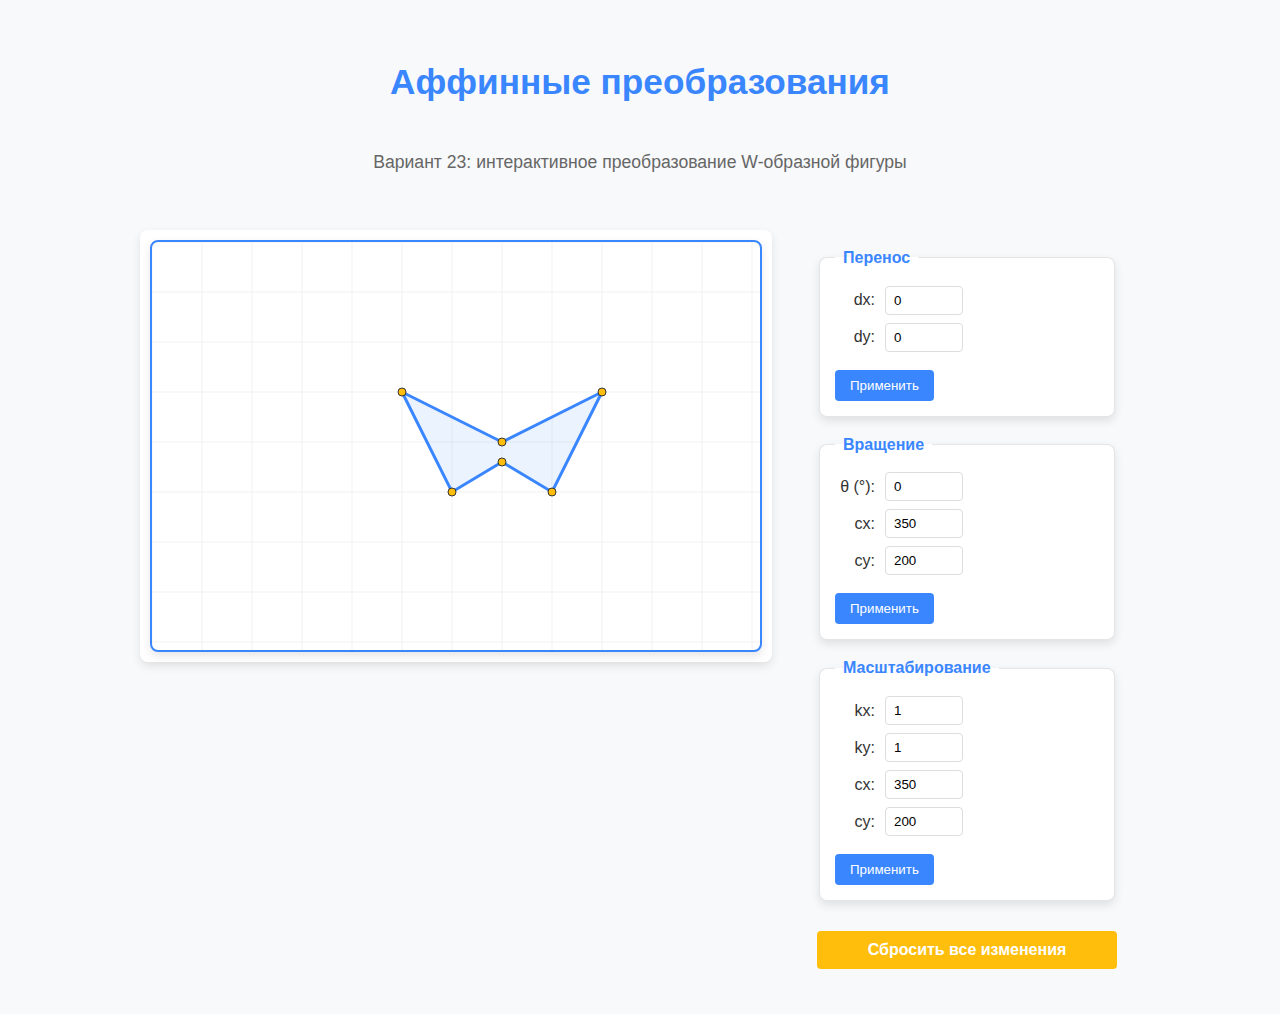
<file: index.html>
<!DOCTYPE html>
<html lang="ru">

<head>
    <meta charset="UTF-8">
    <meta name="viewport" content="width=device-width, initial-scale=1.0">
    <title>Аффинные преобразования</title>
    <link rel="stylesheet" href="styles.css">
</head>

<body>
    <h1>Аффинные преобразования</h1>
    <p class="subtitle">Вариант 23: интерактивное преобразование W-образной фигуры</p>

    <div class="container">
        <div class="canvas-wrapper">
            <canvas id="canvas" width="600" height="400"></canvas>
        </div>

        <div class="controls">
            <!-- Перенос -->
            <fieldset>
                <legend>Перенос</legend>
                <div class="input-group">
                    <label for="dx">dx:</label>
                    <input id="dx" type="number" step="1" value="0">
                </div>
                <div class="input-group">
                    <label for="dy">dy:</label>
                    <input id="dy" type="number" step="1" value="0">
                </div>
                <button data-op="translate">Применить</button>
            </fieldset>

            <!-- Вращение -->
            <fieldset>
                <legend>Вращение</legend>
                <div class="input-group">
                    <label for="angle">θ (°):</label>
                    <input id="angle" type="number" step="1" value="0">
                </div>
                <div class="input-group">
                    <label for="cxr">cx:</label>
                    <input id="cxr" type="number" step="1" value="350">
                </div>
                <div class="input-group">
                    <label for="cyr">cy:</label>
                    <input id="cyr" type="number" step="1" value="200">
                </div>
                <button data-op="rotate">Применить</button>
            </fieldset>

            <!-- Масштаб -->
            <fieldset>
                <legend>Масштабирование</legend>
                <div class="input-group">
                    <label for="kx">kx:</label>
                    <input id="kx" type="number" step="0.1" value="1">
                </div>
                <div class="input-group">
                    <label for="ky">ky:</label>
                    <input id="ky" type="number" step="0.1" value="1">
                </div>
                <div class="input-group">
                    <label for="cxs">cx:</label>
                    <input id="cxs" type="number" step="1" value="350">
                </div>
                <div class="input-group">
                    <label for="cys">cy:</label>
                    <input id="cys" type="number" step="1" value="200">
                </div>
                <button data-op="scale">Применить</button>
            </fieldset>

            <button id="reset">Сбросить все изменения</button>
        </div>
    </div>

    <!-- Модульные скрипты с type="module" для поддержки import/export -->
    <script type="module" src="js/app.js"></script>
</body>

</html>
</file>
<file: styles.css>
:root {
  --primary-color: #3a86ff;
  --secondary-color: #ffbe0b;
  --text-color: #333;
  --bg-color: #f8f9fa;
  --border-radius: 8px;
  --shadow: 0 4px 10px rgba(0, 0, 0, 0.1);
  --transition: all 0.3s ease;
}

body {
  font-family: 'Segoe UI', Roboto, -apple-system, BlinkMacSystemFont, sans-serif;
  padding: 30px;
  display: flex;
  flex-direction: column;
  align-items: center;
  gap: 30px;
  background-color: var(--bg-color);
  color: var(--text-color);
  line-height: 1.6;
  min-height: 100vh;
  margin: 0;
}

h1 {
  color: var(--primary-color);
  font-weight: 600;
  margin-bottom: 0.5rem;
  text-align: center;
  font-size: 2.2rem;
}

.subtitle {
  text-align: center;
  color: #666;
  margin-top: 0;
  font-size: 1.1rem;
  margin-bottom: 1.5rem;
}

.container {
  display: flex;
  flex-direction: column;
  gap: 30px;
  max-width: 1000px;
  width: 100%;
  align-items: center;
  flex: 1;
}

@media (min-width: 900px) {
  .container {
    flex-direction: row;
    align-items: flex-start;
  }
}

.canvas-wrapper {
  background-color: white;
  padding: 10px;
  border-radius: var(--border-radius);
  box-shadow: var(--shadow);
}

canvas {
  border: 2px solid var(--primary-color);
  border-radius: var(--border-radius);
  display: block;
  background-color: white;
  box-shadow: var(--shadow);
  margin: 0 auto;
}

.controls {
  display: flex;
  flex-direction: column;
  gap: 15px;
  padding: 15px;
  min-width: 300px;
}

.controls fieldset {
  border: 1px solid rgba(0, 0, 0, 0.1);
  border-radius: var(--border-radius);
  padding: 15px;
  box-shadow: var(--shadow);
  background-color: white;
  transition: var(--transition);
}

.controls fieldset:hover {
  transform: translateY(-2px);
  box-shadow: 0 6px 12px rgba(0, 0, 0, 0.1);
}

.controls legend {
  font-weight: 600;
  color: var(--primary-color);
  padding: 0 8px;
}

.controls input {
  width: 60px;
  padding: 6px 8px;
  border: 1px solid #ddd;
  border-radius: 4px;
  transition: var(--transition);
  margin: 0 5px;
}

.controls input:focus {
  outline: none;
  border-color: var(--primary-color);
  box-shadow: 0 0 0 2px rgba(58, 134, 255, 0.2);
}

.controls button {
  background-color: var(--primary-color);
  color: white;
  border: none;
  border-radius: 4px;
  padding: 8px 15px;
  cursor: pointer;
  transition: var(--transition);
  font-weight: 500;
  margin-top: 10px;
}

.controls button:hover {
  background-color: #2d6cda;
  transform: translateY(-1px);
}

.controls button:active {
  transform: translateY(1px);
}

.controls button:disabled {
  background-color: #b0c4e6;
  cursor: not-allowed;
  transform: none;
}

#reset {
  background-color: var(--secondary-color);
  margin-top: 15px;
  padding: 10px 20px;
  font-weight: bold;
  font-size: 1rem;
  width: 100%;
}

#reset:hover {
  background-color: #e0a800;
}

.input-group {
  display: flex;
  align-items: center;
  margin-bottom: 8px;
}

.input-group label {
  width: 40px;
  text-align: right;
  margin-right: 5px;
}

/* Добавление responsiveness */
@media (max-width: 700px) {
  .container {
    width: 100%;
    padding: 0;
  }
  
  canvas {
    max-width: 100%;
  }
  
  .controls {
    min-width: auto;
    width: 100%;
  }
}
</file>
